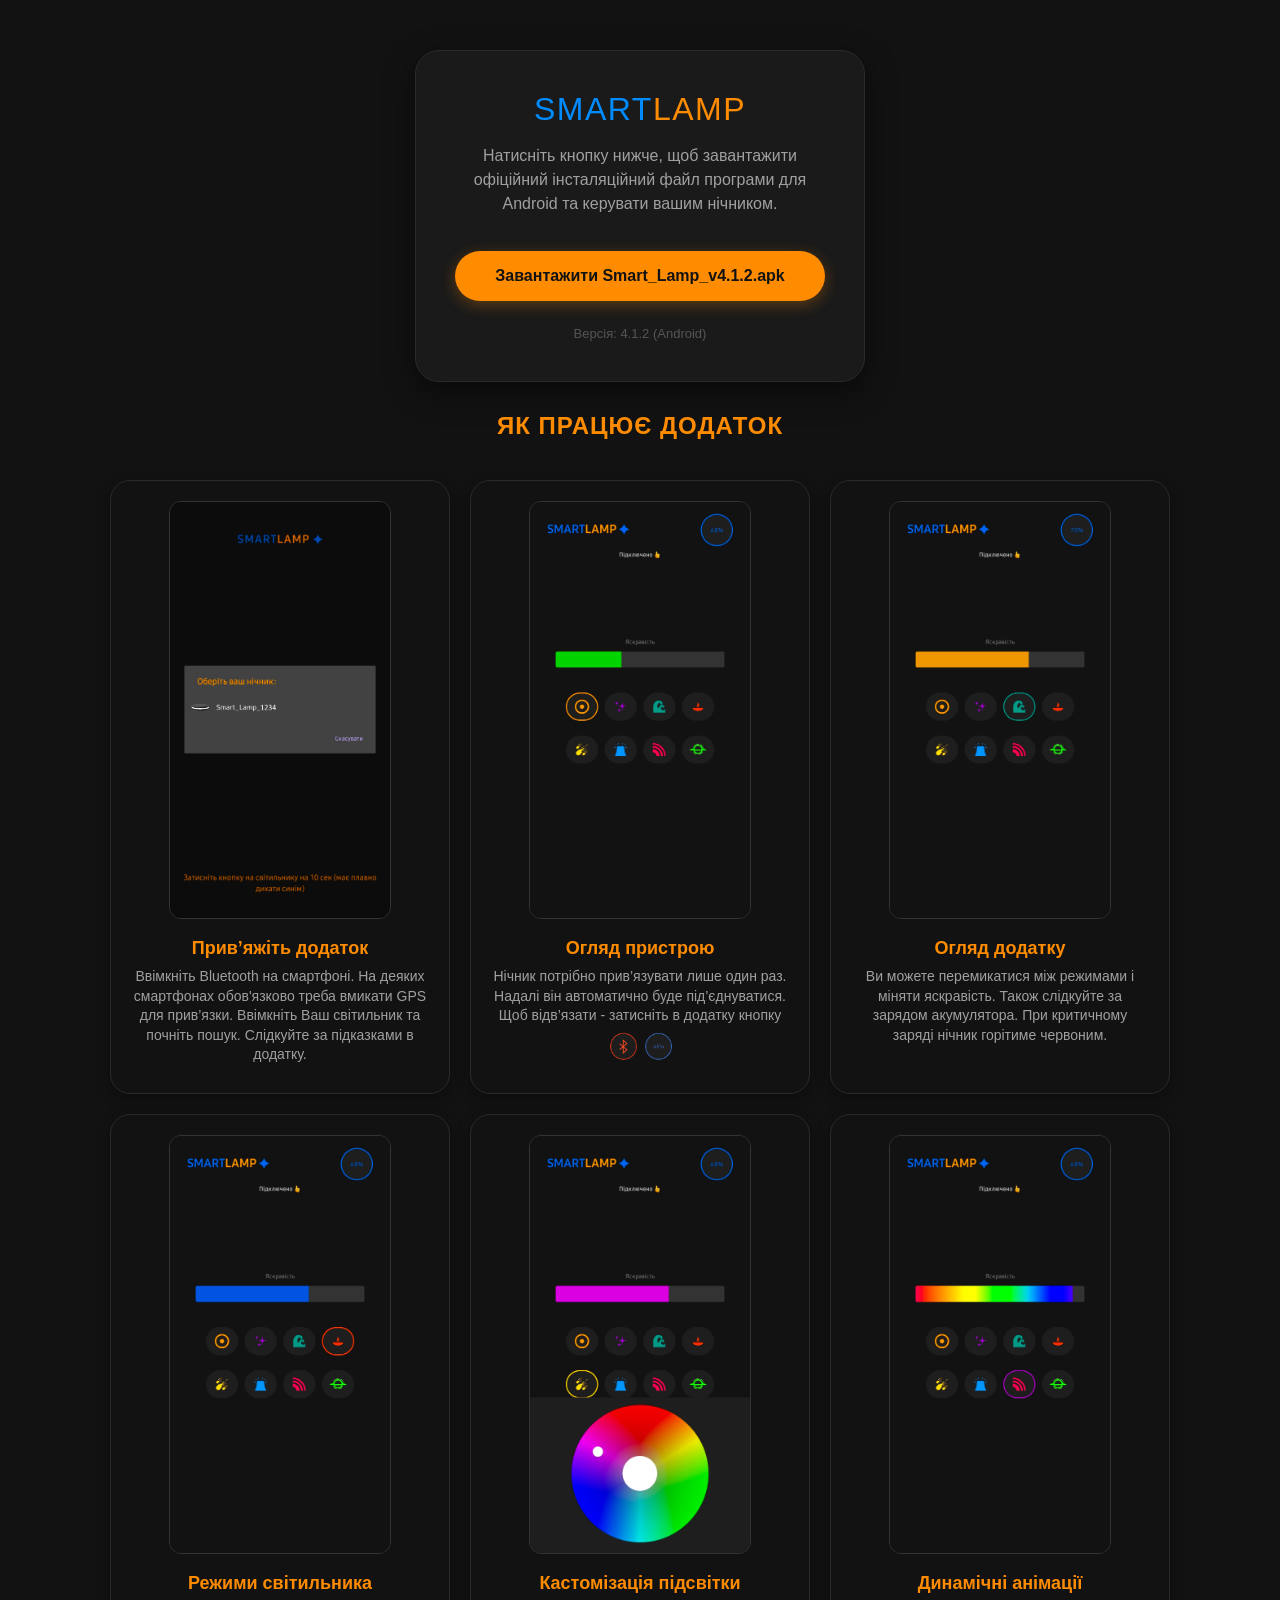
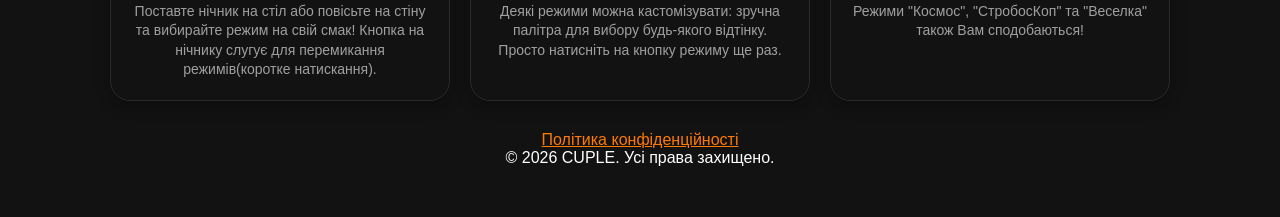
<file: index.html>
<!DOCTYPE html>
<html lang="uk">

<head>
    <meta charset="UTF-8">
    <meta name="viewport" content="width=device-width, initial-scale=1.0">
    <title>SmartLamp — Ваш розумний нічник</title>
    <link rel="stylesheet" href="styles/style.css">
    <link rel="icon" type="image/png" href="styles/images/ic_lamp.png">

</head>

<body>

    <!-- Головний блок із завантаженням додатка -->
    <div class="container hero-container">
        <h1>Smart<span>Lamp</span></h1>
        <p>Натисніть кнопку нижче, щоб завантажити офіційний інсталяційний файл програми для Android та керувати вашим
            нічником.</p>
        <a href="https://github.com/ccuple/smart_lamp/releases/download/v4.1.2/Smart_Lamp_v4.1.2.apk"
            class="btn-download" download>Завантажити Smart_Lamp_v4.1.2.apk</a>
        <div class="version-info">Версія: 4.1.2 (Android)</div>
    </div>

    <!-- Новий блок: Галерея функцій та скріншотів -->
    <h2 class="features-title">Як працює додаток</h2>

    <div class="container screenshots-grid">

        <div class="screenshot-card">
            <img src="styles/images/pairing.jpg" alt="Огляд пристрою">
            <h3>Прив’яжіть додаток</h3>
            <p>Ввімкніть Bluetooth на смартфоні. На деяких смартфонах обов'язково треба вмикати GPS для прив’язки. Ввімкніть Ваш
                світильник та почніть пошук. Слідкуйте за підказками в додатку.
            </p>
        </div>

        <div class="screenshot-card">
            <img src="styles/images/overview.jpg" alt="Огляд пристрою">
            <h3>Огляд пристрою</h3>
            <p>Нічник потрібно прив’язувати лише один раз. Надалі він автоматично буде під’єднуватися. Щоб відв’язати -
                затисніть в додатку кнопку <img class="ble_symbol" src="styles/images/ble.png" alt="B"></p>
        </div>


        <div class="screenshot-card">
            <img src="styles/images/indication.jpg" alt="Індикація чашки">
            <h3>Огляд додатку</h3>
            <p>Ви можете перемикатися між режимами і міняти яскравість. Також слідкуйте за зарядом акумулятора. При
                критичному заряді нічник горітиме червоним.</p>
        </div>

        <div class="screenshot-card">
            <img src="styles/images/color_indication.jpg" alt="Вибір режимів">
            <h3>Режими світильника</h3>
            <p>Поставте нічник на стіл або повісьте на стіну та вибирайте режим на свій смак! Кнопка на нічнику слугує
                для перемикання режимів(коротке натискання).
            </p>
        </div>

        <div class="screenshot-card">
            <img src="styles/images/colorpicker.jpg" alt="Вибір кольору">
            <h3>Кастомізація підсвітки</h3>
            <p>Деякі режими можна кастомізувати: зручна палітра для вибору будь-якого відтінку. Просто натисніть на
                кнопку режиму ще раз.</p>
        </div>


        <div class="screenshot-card">
            <img src="styles/images/rainbow.jpg" alt="Ефект Веселка">
            <h3>Динамічні анімації</h3>
            <p>Режими "Космос", "СтробосКоп" та "Веселка" також Вам сподобаються!</p>
        </div>
    </div>
    <div>
        <a href="privacy.html" style="color: #ff7a00;">Політика конфіденційності</a>
    </div>
    <div class="footer">

        &copy; 2026 CUPLE. Усі права захищено.
    </div>
</body>

</html>
</file>
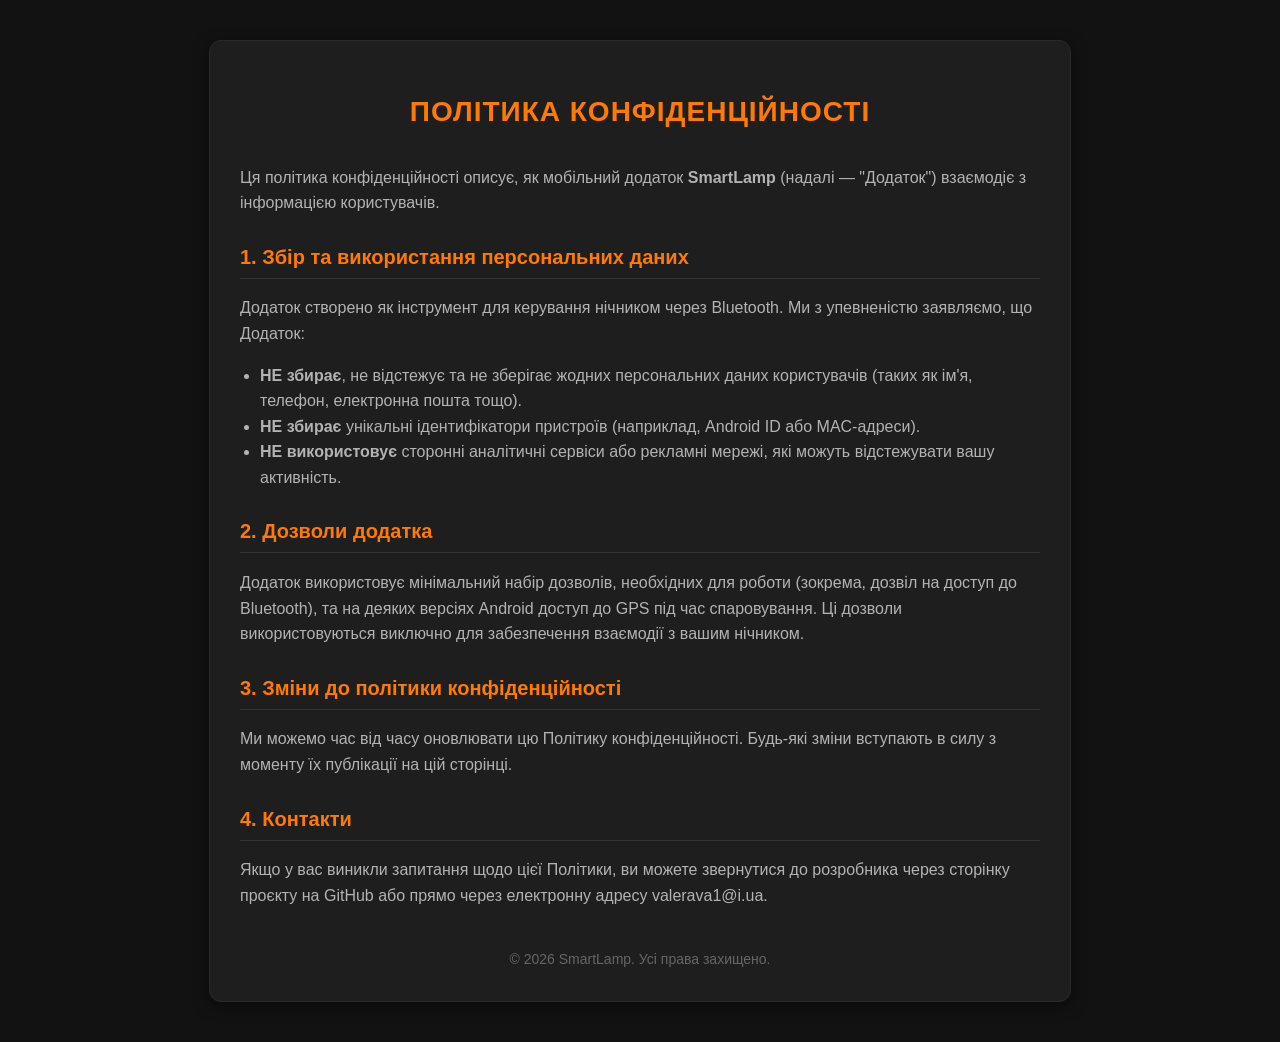
<file: privacy.html>
<!DOCTYPE html>
<html lang="uk">
<head>
    <meta charset="UTF-8">
    <meta name="viewport" content="width=device-width, initial-scale=1.0">
    <title>Політика конфіденційності — SmartLamp</title>
    <style>
        body {
            background-color: #121212;
            color: #e0e0e0;
            font-family: 'Segoe UI', Tahoma, Geneva, Verdana, sans-serif;
            line-height: 1.6;
            margin: 0;
            padding: 40px 20px;
        }
        .container {
            max-width: 800px;
            margin: 0 auto;
            background-color: #1e1e1e;
            padding: 30px;
            border-radius: 12px;
            box-shadow: 0 4px 15px rgba(0, 0, 0, 0.5);
            border: 1px solid #2a2a2a;
        }
        h1 {
            color: #ff7a00; /* Помаранчевий колір вашого бренду */
            text-align: center;
            margin-bottom: 30px;
            font-size: 28px;
            text-transform: uppercase;
            letter-spacing: 1px;
        }
        h2 {
            color: #ff7a00;
            font-size: 20px;
            margin-top: 25px;
            border-bottom: 1px solid #333;
            padding-bottom: 5px;
        }
        p, li {
            color: #b3b3b3;
            font-size: 16px;
        }
        ul {
            padding-left: 20px;
        }
        .footer {
            text-align: center;
            margin-top: 40px;
            font-size: 14px;
            color: #666;
        }
    </style>
</head>
<body>

<div class="container">
    <h1>Політика конфіденційності</h1>
    <p>Ця політика конфіденційності описує, як мобільний додаток <strong>SmartLamp</strong> (надалі — "Додаток") взаємодіє з інформацією користувачів.</p>

    <h2>1. Збір та використання персональних даних</h2>
    <p>Додаток створено як інструмент для керування нічником через Bluetooth. Ми з упевненістю заявляємо, що Додаток:</p>
    <ul>
        <li><strong>НЕ збирає</strong>, не відстежує та не зберігає жодних персональних даних користувачів (таких як ім'я, телефон, електронна пошта тощо).</li>
        <li><strong>НЕ збирає</strong> унікальні ідентифікатори пристроїв (наприклад, Android ID або MAC-адреси).</li>
        <li><strong>НЕ використовує</strong> сторонні аналітичні сервіси або рекламні мережі, які можуть відстежувати вашу активність.</li>
    </ul>

    <h2>2. Дозволи додатка</h2>
    <p>Додаток використовує мінімальний набір дозволів, необхідних для роботи (зокрема, дозвіл на доступ до Bluetooth), та на деяких версіях Android доступ до
        GPS під час спаровування. Ці дозволи використовуються виключно для забезпечення взаємодії з вашим нічником.</p>

    <h2>3. Зміни до політики конфіденційності</h2>
    <p>Ми можемо час від часу оновлювати цю Політику конфіденційності. Будь-які зміни вступають в силу з моменту їх публікації на цій сторінці.</p>

    <h2>4. Контакти</h2>
    <p>Якщо у вас виникли запитання щодо цієї Політики, ви можете звернутися до розробника через сторінку проєкту на GitHub або прямо через електронну адресу valerava1@i.ua.</p>

    <div class="footer">
        &copy; 2026 SmartLamp. Усі права захищено.
    </div>
</div>

</body>
</html>
</file>
<file: styles/style.css>
/* Базові стилі сторінки */
body {
    font-family: -apple-system, BlinkMacSystemFont, "Segoe UI", Roboto, Helvetica, Arial, sans-serif;
    background-color: #121212;
    color: #FFFFFF;
    padding: 50px 20px;
    margin: 0;
    display: flex;
    flex-direction: column;
    align-items: center;
}

footer {
    display: flex;
    flex-direction: column;
    align-items: center;
}

/* Загальний стиль контейнерів */
.container {
    width: 100%;
    background: #1A1A1A;
    border-radius: 24px;
    box-shadow: 0 10px 30px rgba(0, 0, 0, 0.5);
    border: 1px solid #2A2A2A;
    box-sizing: border-box;
}

/* Специфічні стилі для головного блоку з кнопкою */
.hero-container {
    max-width: 450px;
    padding: 40px 30px;
    text-align: center;
    margin-bottom: 10px;
}

h1 {
    color: #008cff;
    font-size: 32px;
    font-weight: 400;
    letter-spacing: 1.5px;
    margin-top: 0;
    margin-bottom: 10px;
    text-transform: uppercase;
}

h1 span {
    color: #FF8C00;
}

p {
    color: #A0A0A0;
    font-size: 16px;
    line-height: 1.5;
    margin-bottom: 35px;
}

/* Кнопка завантаження */
.btn-download {
    display: inline-block;
    background-color: #FF8C00;
    color: #121212;
    padding: 16px 40px;
    font-size: 16px;
    font-weight: bold;
    text-decoration: none;
    border-radius: 50px;
    transition: all 0.3s ease;
    box-shadow: 0 4px 15px rgba(255, 140, 0, 0.3);
}

.btn-download:hover {
    background-color: #FFA500;
    transform: translateY(-2px);
    box-shadow: 0 6px 20px rgba(255, 140, 0, 0.5);
}

.version-info {
    margin-top: 25px;
    font-size: 13px;
    color: #555555;
}

/* Заголовок блоку огляду */
.features-title {
    font-size: 24px;
    color: #FF8C00;
    margin-bottom: 10px;
    font-weight: 700;
    text-transform: uppercase;
    letter-spacing: 1px;
}

/* Сітка для скріншотів всередині другого контейнера */
.screenshots-grid {
    display: grid;
    /* На великих екранах (комп'ютерах) картки автоматично розтягуються у кілька рядів */
    grid-template-columns: repeat(auto-fit, minmax(260px, 1fr));
    gap: 20px;
    max-width: 1100px;
    padding: 30px 20px;
    background: transparent;
    border: none;
    box-shadow: none;
}

/* Окрема картка скріншоту */
.screenshot-card {
    background: #121212;
    /* Робимо фон картки трохи темнішим за контейнер */
    border: 1px solid #2A2A2A;
    border-radius: 20px;
    padding: 20px;
    text-align: center;
    box-shadow: 0 5px 15px rgba(0, 0, 0, 0.3);
    transition: all 0.3s ease;
}

.screenshot-card:hover {
    transform: translateY(-5px);
    border-color: #FF8C00;
}

.screenshot-card>img {
    width: 100%;
    max-width: 220px;
    height: auto;
    border-radius: 12px;
    border: 1px solid #333;
    background-color: #000;
}

.screenshot-card h3 {
    font-size: 18px;
    color: #FF8C00;
    margin: 15px 0 8px 0;
}

.screenshot-card p {
    font-size: 14px;
    color: #A0A0A0;
    margin: 0;
    line-height: 1.4;
}

.screenshot-card p b {
    color: #FF8C00;
}

/* Для планшетів та великих смартфонів (ширина екрана до 768px) — СУВОРО 2 КАРТКИ В РЯД */
@media (max-width: 768px) {
    .screenshots-grid {
        grid-template-columns: repeat(2, 1fr);
        gap: 15px;
        /* Трохи менший відступ, щоб помістилися */
        padding: 20px 10px;
    }

    .screenshot-card {
        padding: 15px;
        /* Зменшуємо внутрішні відступи карток */
    }

    .screenshot-card img {
        max-width: 100%;
        /* Картинка адаптується під ширину картки */
    }
}

/* Для звичайних смартфонів (ширина екрана до 480px) — СУВОРО 1 КАРТКА В РЯД */
@media (max-width: 480px) {
    .screenshots-grid {
        grid-template-columns: 1fr;
        gap: 20px;
    }

    .hero-container {
        padding: 30px 20px;
        /* Зменшуємо головний контейнер на телефонах */
    }
}

.ble_symbol{
    height: 42px;
    margin-right: 5px;
    margin-left: 5px;
    bottom: -9px;
}

/* Контейнер для правильного накладання картинок */
.lamp-interactive-wrapper {
    position: relative;
    display: inline-block;
    width: 100%;
    max-width: 220px;
    margin: 0 auto;
    overflow: hidden;
    height: auto;
    /* Ховає палець, коли він знаходиться нижче меж картини */
}

/* Картинка нічника */
.lamp-image {
    /* margin-top: 50%; */
    /* margin-bottom: 50%; */
    width: 100%;
    /* max-width: 220px; */
    height: auto;
    /* border-radius: 12px; */
    /* border: 1px solid #333; */
    width: 100%;
    height: auto;
    display: block;
}

/* Початкове позиціонування пальця та підключення нової анімації */
.finger-overlay {
    position: absolute;
    top: 37%;
    left: 50%;
    width: 50%;
    height: 7rem;
    pointer-events: none;
    /* mix-blend-mode: screen;  */
    border: none;
    background-color: #00000000;

    /* Запуск анімації руху вгору без зміни розміру */
    animation: slideUpAndTouch 3.5s infinite ease-in-out;
}

/* Анімація: поява знизу -> рух вгору -> утримання на кнопці -> зникнення */
@keyframes slideUpAndTouch {
    0% {
        /* Палець зміщений сильно вниз (на 100px від кнопки) і повністю прозорий */
        transform: translate(-50%, 50px);
        opacity: 0;
    }

    20% {
        /* Плавно стає видимим під час початку руху */
        opacity: 1;
    }

    45% {
        /* Палець доходить до кнопки (0px зміщення) і торкається її */
        transform: translate(-50%, 0);
        opacity: 1;
    }

    75% {
        /* Палець затримується на кнопці (імітація затискання сенсора) */
        transform: translate(-50%, 0);
        opacity: 1;
    }

    90% {
        /* Плавно зникає прямо на кнопці після утримання */
        opacity: 0;
    }

    100% {
        /* Повертається у вихідну нижню точку для повтору циклу */
        transform: translate(-50%, 100px);
        opacity: 0;
    }
}
/* Червоне світіння під пальцем */
.glow-effect {
    position: absolute;
    /* Центруємо круг в області кнопки під пальцем */
    top: 42%; 
    left: 50%;
    transform: translate(-50%, -50%);
    
    /* Розмір червоної цятки */
    width: 20px;
    height: 20px;
    
    /* Створення ефекту м'якого розмитого світла */
    background-color: rgba(255, 0, 0, 0.6); /* Напівпрозорий червоний */
    border-radius: 50%;
    box-shadow: 0 0 20px 10px rgba(255, 0, 0, 0.5); /* Розмиття навколо */
    
    pointer-events: none; /* Щоб круг не заважав клікам */
    opacity: 0; /* Спочатку світло вимкнене */
    
    /* Синхронізуємо тривалість і циклічність з пальцем (3.5s) */
    animation: fingerGlow 3.5s infinite ease-in-out;
}

/* Анімація появи світіння */
@keyframes fingerGlow {
    0%, 40% {
        opacity: 0;
        transform: translate(-50%, -50%) scale(0.5); /* Зменшене і вимкнене, поки палець іде вгору */
    }
    45% {
        opacity: 1;
        transform: translate(-50%, -50%) scale(1); /* Вмикається в момент торкання */
    }
    75% {
        opacity: 1;
        transform: translate(-50%, -50%) scale(1.1); /* Трохи пульсує під час утримання */
    }
    85%, 100% {
        opacity: 0;
        transform: translate(-50%, -50%) scale(0.5); /* Згасає разом із тим, як палець зникає */
    }
}
</file>
